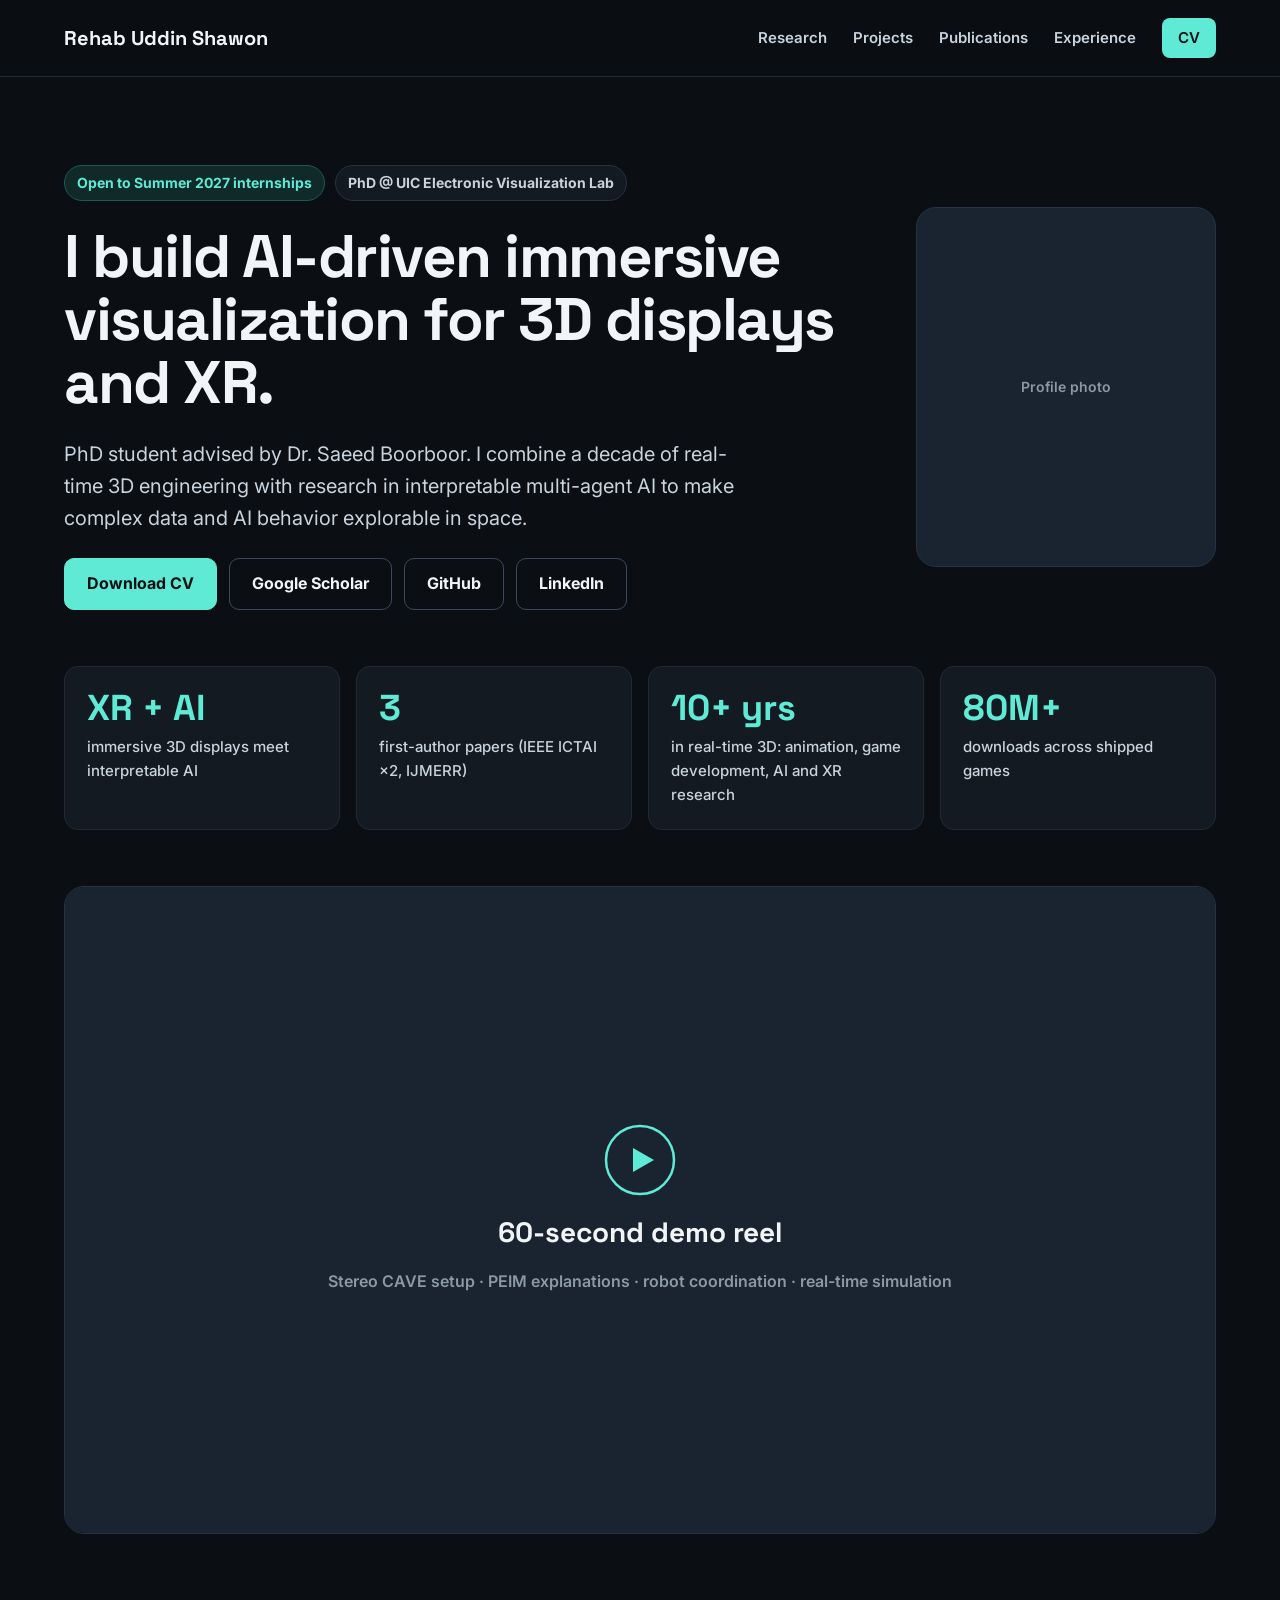
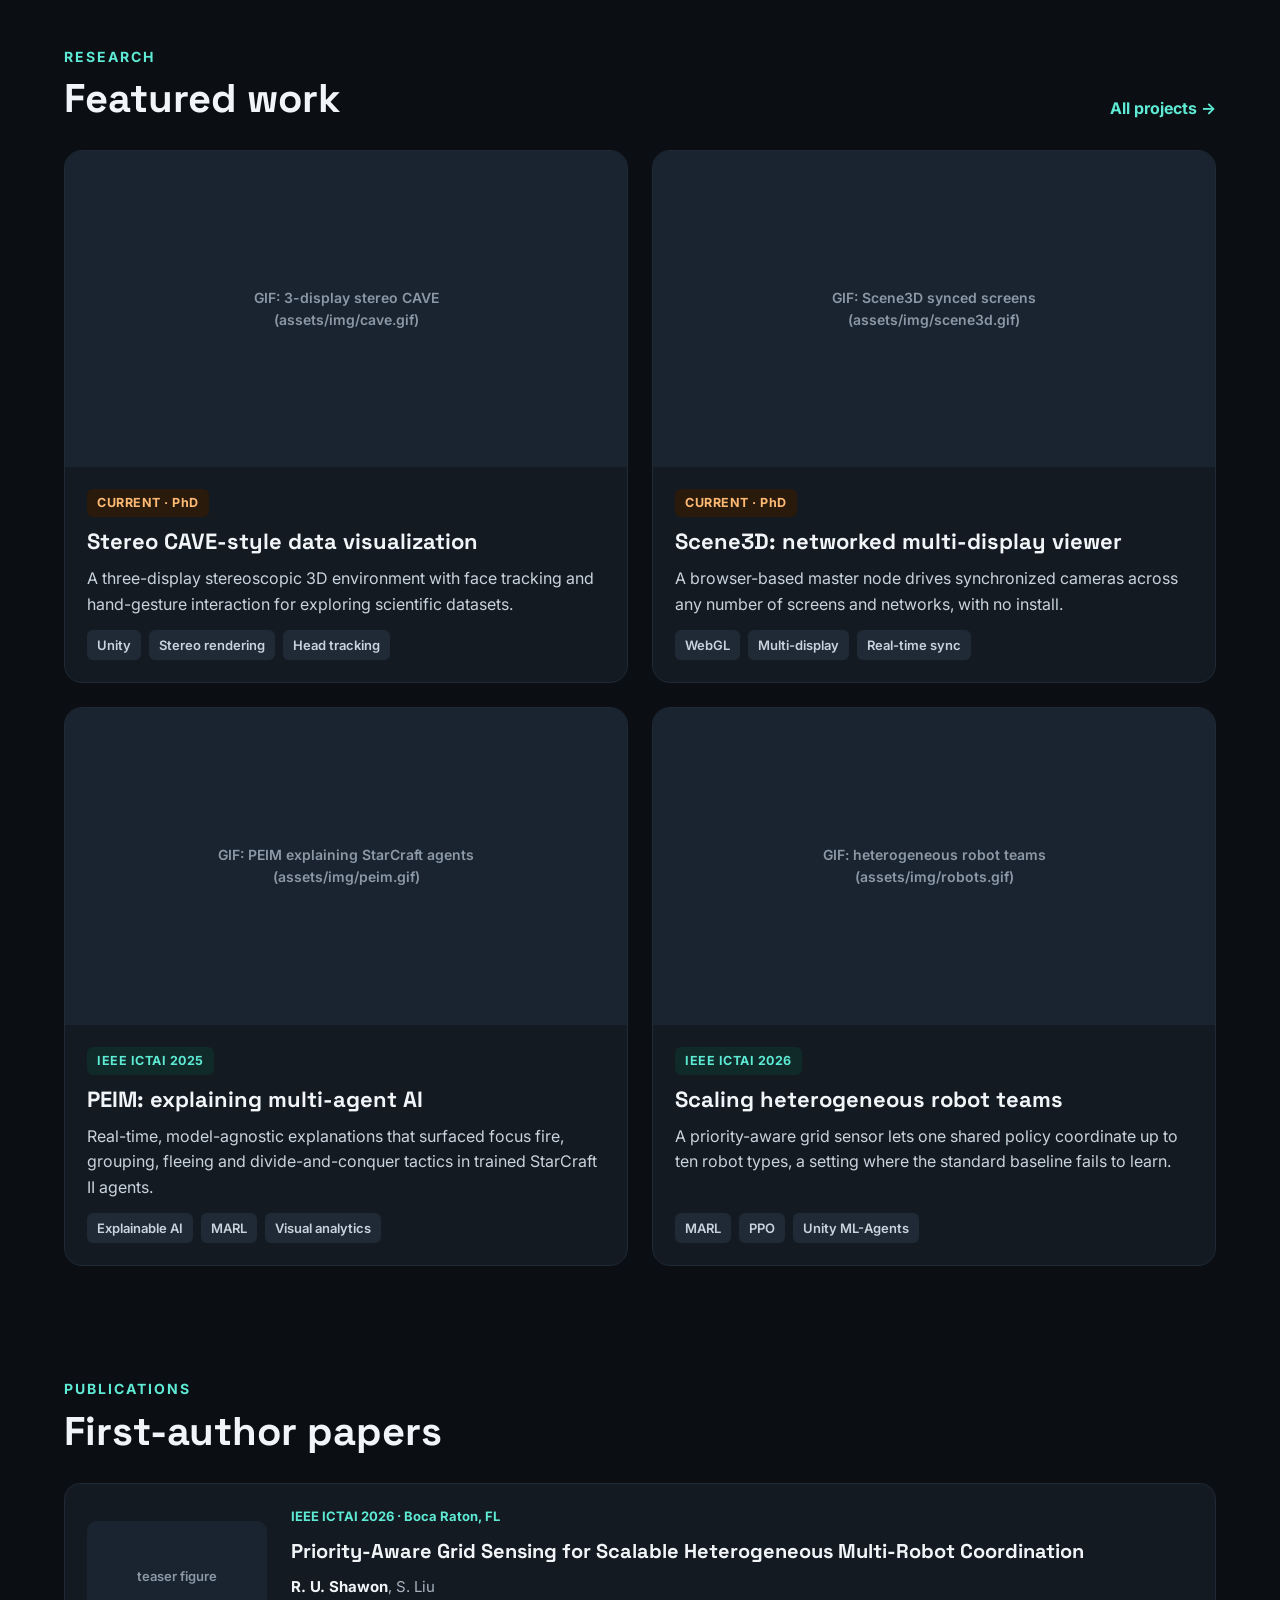
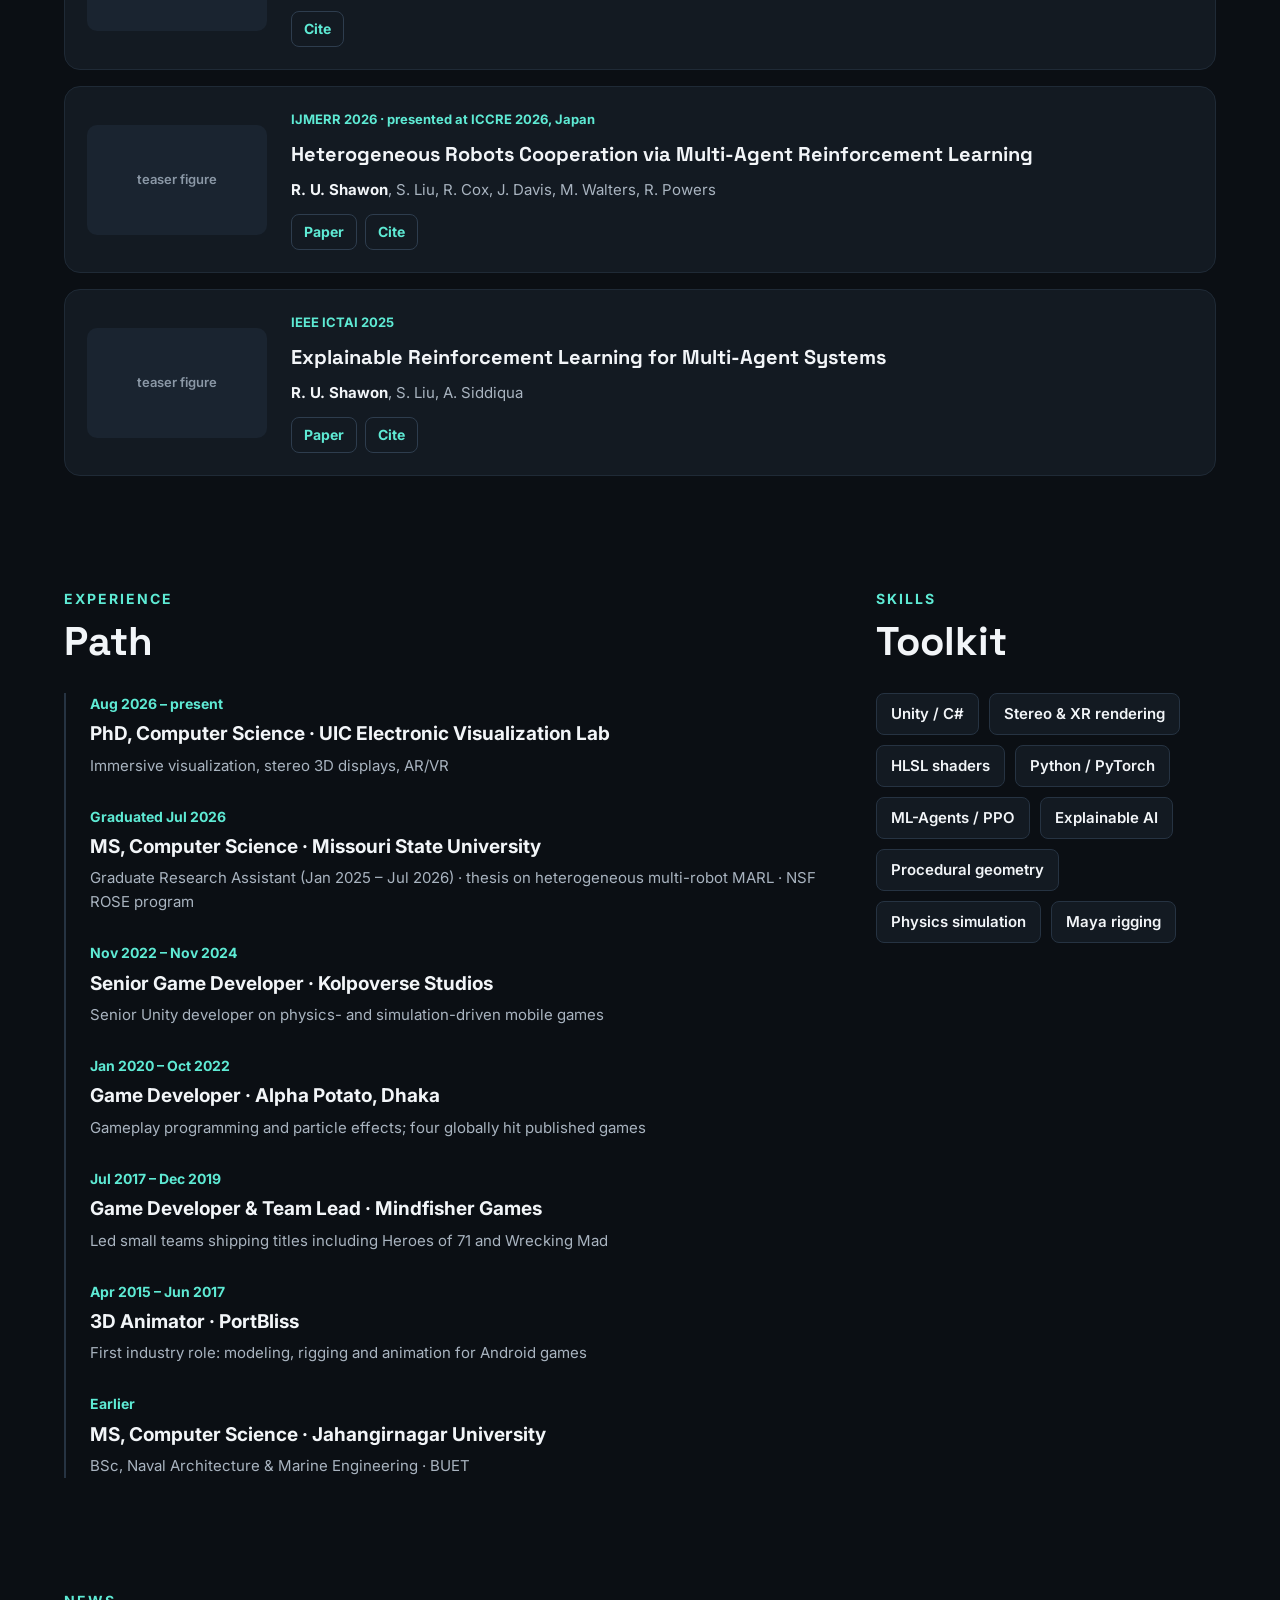
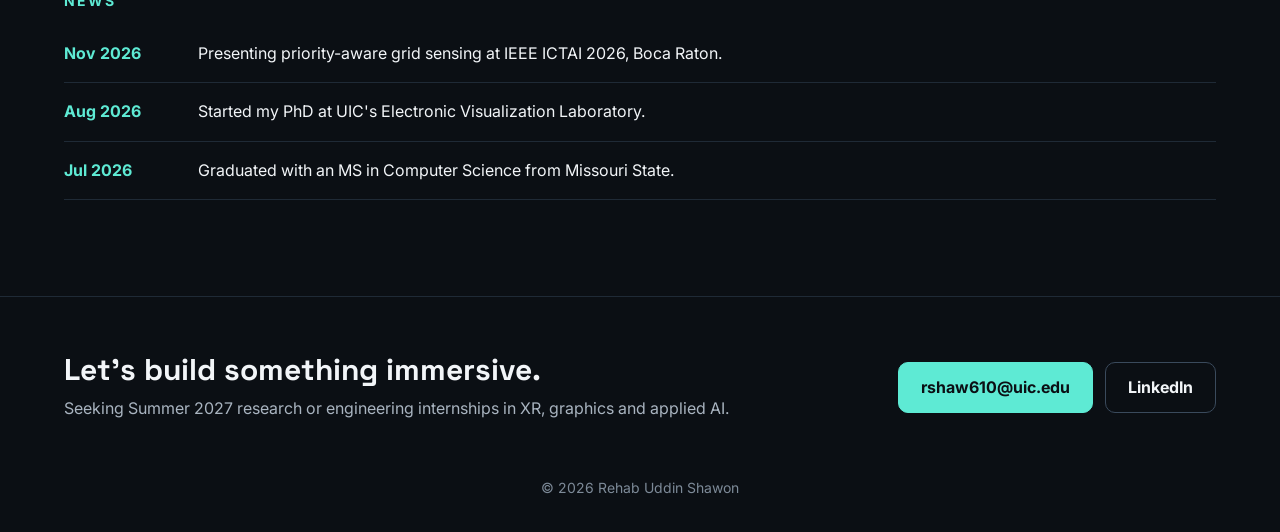
<file: index.html>
<!doctype html>
<html lang="en">
<head>
  <meta charset="utf-8">
  <meta name="viewport" content="width=device-width, initial-scale=1">
  <title>Rehab Uddin Shawon | XR &amp; AI Researcher</title>
  <meta name="description" content="PhD student at UIC's Electronic Visualization Laboratory building AI-driven immersive visualization for 3D displays and XR.">
  <meta property="og:title" content="Rehab Uddin Shawon | XR & AI Researcher">
  <meta property="og:description" content="AI-driven immersive visualization for 3D displays and XR. PhD @ UIC EVL.">
  <meta property="og:type" content="website">
  <!-- When you have a profile photo, add: <meta property="og:image" content="https://rehabuic.github.io/assets/img/profile.jpg"> -->
  <link rel="preconnect" href="https://fonts.googleapis.com">
  <link rel="preconnect" href="https://fonts.gstatic.com" crossorigin>
  <link href="https://fonts.googleapis.com/css2?family=Inter:wght@400;500;600;700&family=Space+Grotesk:wght@500;600;700&display=swap" rel="stylesheet">
  <link rel="stylesheet" href="assets/css/style.css">
</head>
<body>

<header class="site-header">
  <nav class="nav" aria-label="Main">
    <a class="brand" href="index.html">Rehab Uddin Shawon</a>
    <div class="nav-links">
      <a href="#research">Research</a>
      <a href="projects.html">Projects</a>
      <a href="#publications">Publications</a>
      <a href="#experience">Experience</a>
      <a class="btn-small" href="assets/cv/Shawon_CV.pdf">CV</a>
    </div>
  </nav>
</header>

<main>
<div class="container">

  <!-- ================= HERO ================= -->
  <section class="hero" id="top">
    <div class="hero-text">
      <div class="pill-row">
        <span class="pill pill-accent">Open to Summer 2027 internships</span>
        <span class="pill pill-plain">PhD @ UIC Electronic Visualization Lab</span>
      </div>
      <h1>I build AI-driven immersive visualization for 3D displays and XR.</h1>
      <p class="lead">PhD student advised by Dr. Saeed Boorboor. I combine a decade of real-time 3D engineering with research in interpretable multi-agent AI to make complex data and AI behavior explorable in space.</p>
      <div class="btn-row">
        <a class="btn btn-primary" href="assets/cv/Shawon_CV.pdf">Download CV</a>
        <a class="btn" href="https://scholar.google.com/citations?hl=en&amp;user=z99KAacAAAAJ">Google Scholar</a>
        <a class="btn" href="https://github.com/RehabUIC">GitHub</a>
        <a class="btn" href="https://www.linkedin.com/in/rushawon/">LinkedIn</a>
      </div>
    </div>
    <div class="hero-photo">
      <!-- PHOTO: put your photo at assets/img/profile.jpg, then replace the div below with:
           <img src="assets/img/profile.jpg" alt="Rehab Uddin Shawon"> -->
      <div class="placeholder">Profile photo</div>
    </div>
  </section>

  <!-- ================= STATS ================= -->
  <div class="stats">
    <div class="stat">
      <div class="stat-num">XR + AI</div>
      <div class="stat-label">immersive 3D displays meet interpretable AI</div>
    </div>
    <div class="stat">
      <div class="stat-num">3</div>
      <div class="stat-label">first-author papers (IEEE ICTAI ×2, IJMERR)</div>
    </div>
    <div class="stat">
      <div class="stat-num">10+ yrs</div>
      <div class="stat-label">in real-time 3D: animation, game development, AI and XR research</div>
    </div>
    <div class="stat">
      <div class="stat-num">80M+</div>
      <div class="stat-label">downloads across shipped games</div>
    </div>
  </div>

  <!-- ================= DEMO REEL ================= -->
  <section aria-label="Demo reel">
    <div class="reel">
      <!-- REEL: put your video at assets/video/reel.mp4, then replace the div below with:
           <video src="assets/video/reel.mp4" autoplay muted loop playsinline poster="assets/img/reel-poster.jpg"></video>
           Or for YouTube:
           <iframe src="https://www.youtube.com/embed/VIDEO_ID?autoplay=1&mute=1&loop=1&playlist=VIDEO_ID" title="Demo reel" allow="autoplay; encrypted-media" allowfullscreen></iframe> -->
      <div class="placeholder">
        <svg width="72" height="72" viewBox="0 0 72 72" aria-hidden="true"><circle cx="36" cy="36" r="34" fill="none" stroke="#5EEAD4" stroke-width="2.5"/><path d="M29 24 L50 36 L29 48 Z" fill="#5EEAD4"/></svg>
        <strong>60-second demo reel</strong>
        <span>Stereo CAVE setup · PEIM explanations · robot coordination · real-time simulation</span>
      </div>
    </div>
  </section>

  <!-- ================= FEATURED RESEARCH ================= -->
  <section id="research">
    <div class="section-head">
      <div>
        <div class="eyebrow">Research</div>
        <h2 class="section-title">Featured work</h2>
      </div>
      <a href="projects.html">All projects →</a>
    </div>
    <div class="grid-2">

      <article class="card">
        <div class="card-media"><div class="placeholder">GIF: 3-display stereo CAVE<br>(assets/img/cave.gif)</div></div>
        <div class="card-body">
          <span class="badge badge-current">CURRENT · PhD</span>
          <h3>Stereo CAVE-style data visualization</h3>
          <p>A three-display stereoscopic 3D environment with face tracking and hand-gesture interaction for exploring scientific datasets.</p>
          <div class="tags"><span>Unity</span><span>Stereo rendering</span><span>Head tracking</span></div>
        </div>
      </article>

      <article class="card">
        <div class="card-media"><div class="placeholder">GIF: Scene3D synced screens<br>(assets/img/scene3d.gif)</div></div>
        <div class="card-body">
          <span class="badge badge-current">CURRENT · PhD</span>
          <h3>Scene3D: networked multi-display viewer</h3>
          <p>A browser-based master node drives synchronized cameras across any number of screens and networks, with no install.</p>
          <div class="tags"><span>WebGL</span><span>Multi-display</span><span>Real-time sync</span></div>
        </div>
      </article>

      <article class="card">
        <div class="card-media"><div class="placeholder">GIF: PEIM explaining StarCraft agents<br>(assets/img/peim.gif)</div></div>
        <div class="card-body">
          <span class="badge badge-pub">IEEE ICTAI 2025</span>
          <h3>PEIM: explaining multi-agent AI</h3>
          <p>Real-time, model-agnostic explanations that surfaced focus fire, grouping, fleeing and divide-and-conquer tactics in trained StarCraft II agents.</p>
          <div class="tags"><span>Explainable AI</span><span>MARL</span><span>Visual analytics</span></div>
        </div>
      </article>

      <article class="card">
        <div class="card-media"><div class="placeholder">GIF: heterogeneous robot teams<br>(assets/img/robots.gif)</div></div>
        <div class="card-body">
          <span class="badge badge-pub">IEEE ICTAI 2026</span>
          <h3>Scaling heterogeneous robot teams</h3>
          <p>A priority-aware grid sensor lets one shared policy coordinate up to ten robot types, a setting where the standard baseline fails to learn.</p>
          <div class="tags"><span>MARL</span><span>PPO</span><span>Unity ML-Agents</span></div>
        </div>
      </article>

    </div>
  </section>

  <!-- ================= PUBLICATIONS ================= -->
  <section id="publications">
    <div class="eyebrow">Publications</div>
    <h2 class="section-title" style="margin-bottom: 28px">First-author papers</h2>
    <div class="pubs">

      <div class="pub">
        <div class="pub-thumb"><div class="placeholder">teaser figure</div></div>
        <div class="pub-info">
          <div class="pub-venue">IEEE ICTAI 2026 · Boca Raton, FL</div>
          <div class="pub-title">Priority-Aware Grid Sensing for Scalable Heterogeneous Multi-Robot Coordination</div>
          <div class="pub-authors"><b>R. U. Shawon</b>, S. Liu</div>
          <div class="pub-links">
            <!-- Add the IEEE Xplore link when the proceedings are out -->
            <button type="button" class="bib-toggle" aria-expanded="false" aria-controls="bib-ictai26">Cite</button>
          </div>
<pre class="bibtex" id="bib-ictai26">@inproceedings{shawon2026priority,
  title     = {Priority-Aware Grid Sensing for Scalable Heterogeneous Multi-Robot Coordination},
  author    = {Shawon, Rehab Uddin and Liu, Siming},
  booktitle = {IEEE International Conference on Tools with Artificial Intelligence (ICTAI)},
  year      = {2026}
}</pre>
        </div>
      </div>

      <div class="pub">
        <div class="pub-thumb"><div class="placeholder">teaser figure</div></div>
        <div class="pub-info">
          <div class="pub-venue">IJMERR 2026 · presented at ICCRE 2026, Japan</div>
          <div class="pub-title">Heterogeneous Robots Cooperation via Multi-Agent Reinforcement Learning</div>
          <div class="pub-authors"><b>R. U. Shawon</b>, S. Liu, R. Cox, J. Davis, M. Walters, R. Powers</div>
          <div class="pub-links">
            <a href="https://www.ijmerr.com/2026/IJMERR-V15N3-331.pdf">Paper</a>
            <button type="button" class="bib-toggle" aria-expanded="false" aria-controls="bib-ijmerr26">Cite</button>
          </div>
<pre class="bibtex" id="bib-ijmerr26">@article{shawon2026heterogeneous,
  title   = {Heterogeneous Robots Cooperation via Multi-Agent Reinforcement Learning},
  author  = {Shawon, Rehab Uddin and Liu, Siming and Cox, R. and Davis, J. and Walters, M. and Powers, R.},
  journal = {International Journal of Mechanical Engineering and Robotics Research},
  volume  = {15},
  number  = {3},
  year    = {2026}
}</pre>
        </div>
      </div>

      <div class="pub">
        <div class="pub-thumb"><div class="placeholder">teaser figure</div></div>
        <div class="pub-info">
          <div class="pub-venue">IEEE ICTAI 2025</div>
          <div class="pub-title">Explainable Reinforcement Learning for Multi-Agent Systems</div>
          <div class="pub-authors"><b>R. U. Shawon</b>, S. Liu, A. Siddiqua</div>
          <div class="pub-links">
            <a href="https://ieeexplore.ieee.org/abstract/document/11272796">Paper</a>
            <!-- Add your PEIM YouTube link: <a href="https://youtu.be/...">Video</a> -->
            <button type="button" class="bib-toggle" aria-expanded="false" aria-controls="bib-ictai25">Cite</button>
          </div>
<pre class="bibtex" id="bib-ictai25">@inproceedings{shawon2025explainable,
  title     = {Explainable Reinforcement Learning for Multi-Agent Systems},
  author    = {Shawon, Rehab Uddin and Liu, Siming and Siddiqua, A.},
  booktitle = {2025 IEEE 37th International Conference on Tools with Artificial Intelligence (ICTAI)},
  pages     = {1339--1343},
  year      = {2025},
  doi       = {10.1109/ICTAI66417.2025.00194}
}</pre>
        </div>
      </div>

    </div>
  </section>

  <!-- ================= EXPERIENCE + SKILLS ================= -->
  <section id="experience" class="two-col">
    <div class="main">
      <div class="eyebrow">Experience</div>
      <h2 class="section-title" style="margin-bottom: 28px">Path</h2>
      <div class="timeline">
        <div>
          <div class="tl-date">Aug 2026 – present</div>
          <div class="tl-title">PhD, Computer Science · UIC Electronic Visualization Lab</div>
          <div class="tl-desc">Immersive visualization, stereo 3D displays, AR/VR</div>
        </div>
        <div>
          <div class="tl-date">Graduated Jul 2026</div>
          <div class="tl-title">MS, Computer Science · Missouri State University</div>
          <div class="tl-desc">Graduate Research Assistant (Jan 2025 – Jul 2026) · thesis on heterogeneous multi-robot MARL · NSF ROSE program</div>
        </div>
        <div>
          <div class="tl-date">Nov 2022 – Nov 2024</div>
          <div class="tl-title">Senior Game Developer · Kolpoverse Studios</div>
          <div class="tl-desc">Senior Unity developer on physics- and simulation-driven mobile games</div>
        </div>
        <div>
          <div class="tl-date">Jan 2020 – Oct 2022</div>
          <div class="tl-title">Game Developer · Alpha Potato, Dhaka</div>
          <div class="tl-desc">Gameplay programming and particle effects; four globally hit published games</div>
        </div>
        <div>
          <div class="tl-date">Jul 2017 – Dec 2019</div>
          <div class="tl-title">Game Developer &amp; Team Lead · Mindfisher Games</div>
          <div class="tl-desc">Led small teams shipping titles including Heroes of 71 and Wrecking Mad</div>
        </div>
        <div>
          <div class="tl-date">Apr 2015 – Jun 2017</div>
          <div class="tl-title">3D Animator · PortBliss</div>
          <div class="tl-desc">First industry role: modeling, rigging and animation for Android games</div>
        </div>
        <div>
          <div class="tl-date">Earlier</div>
          <div class="tl-title">MS, Computer Science · Jahangirnagar University</div>
          <div class="tl-desc">BSc, Naval Architecture &amp; Marine Engineering · BUET</div>
        </div>
      </div>
    </div>
    <div class="side">
      <div class="eyebrow">Skills</div>
      <h2 class="section-title" style="margin-bottom: 28px">Toolkit</h2>
      <div class="skills">
        <span>Unity / C#</span>
        <span>Stereo &amp; XR rendering</span>
        <span>HLSL shaders</span>
        <span>Python / PyTorch</span>
        <span>ML-Agents / PPO</span>
        <span>Explainable AI</span>
        <span>Procedural geometry</span>
        <span>Physics simulation</span>
        <span>Maya rigging</span>
      </div>
    </div>
  </section>

  <!-- ================= NEWS ================= -->
  <section aria-labelledby="news-title">
    <div class="eyebrow" id="news-title">News</div>
    <div style="padding-top: 12px">
      <div class="news-item"><span class="news-date">Nov 2026</span><span class="news-text">Presenting priority-aware grid sensing at IEEE ICTAI 2026, Boca Raton.</span></div>
      <div class="news-item"><span class="news-date">Aug 2026</span><span class="news-text">Started my PhD at UIC's Electronic Visualization Laboratory.</span></div>
      <div class="news-item"><span class="news-date">Jul 2026</span><span class="news-text">Graduated with an MS in Computer Science from Missouri State.</span></div>
    </div>
  </section>

</div>
</main>

<footer class="site-footer" id="contact">
  <div class="footer-inner">
    <div>
      <h2>Let's build something immersive.</h2>
      <p>Seeking Summer 2027 research or engineering internships in XR, graphics and applied AI.</p>
    </div>
    <div class="btn-row">
      <a class="btn btn-primary" href="mailto:rshaw610@uic.edu">rshaw610@uic.edu</a>
      <a class="btn" href="https://www.linkedin.com/in/rushawon/">LinkedIn</a>
    </div>
  </div>
  <div class="copyright">© 2026 Rehab Uddin Shawon</div>
</footer>

<script src="assets/js/main.js"></script>
</body>
</html>
</file>
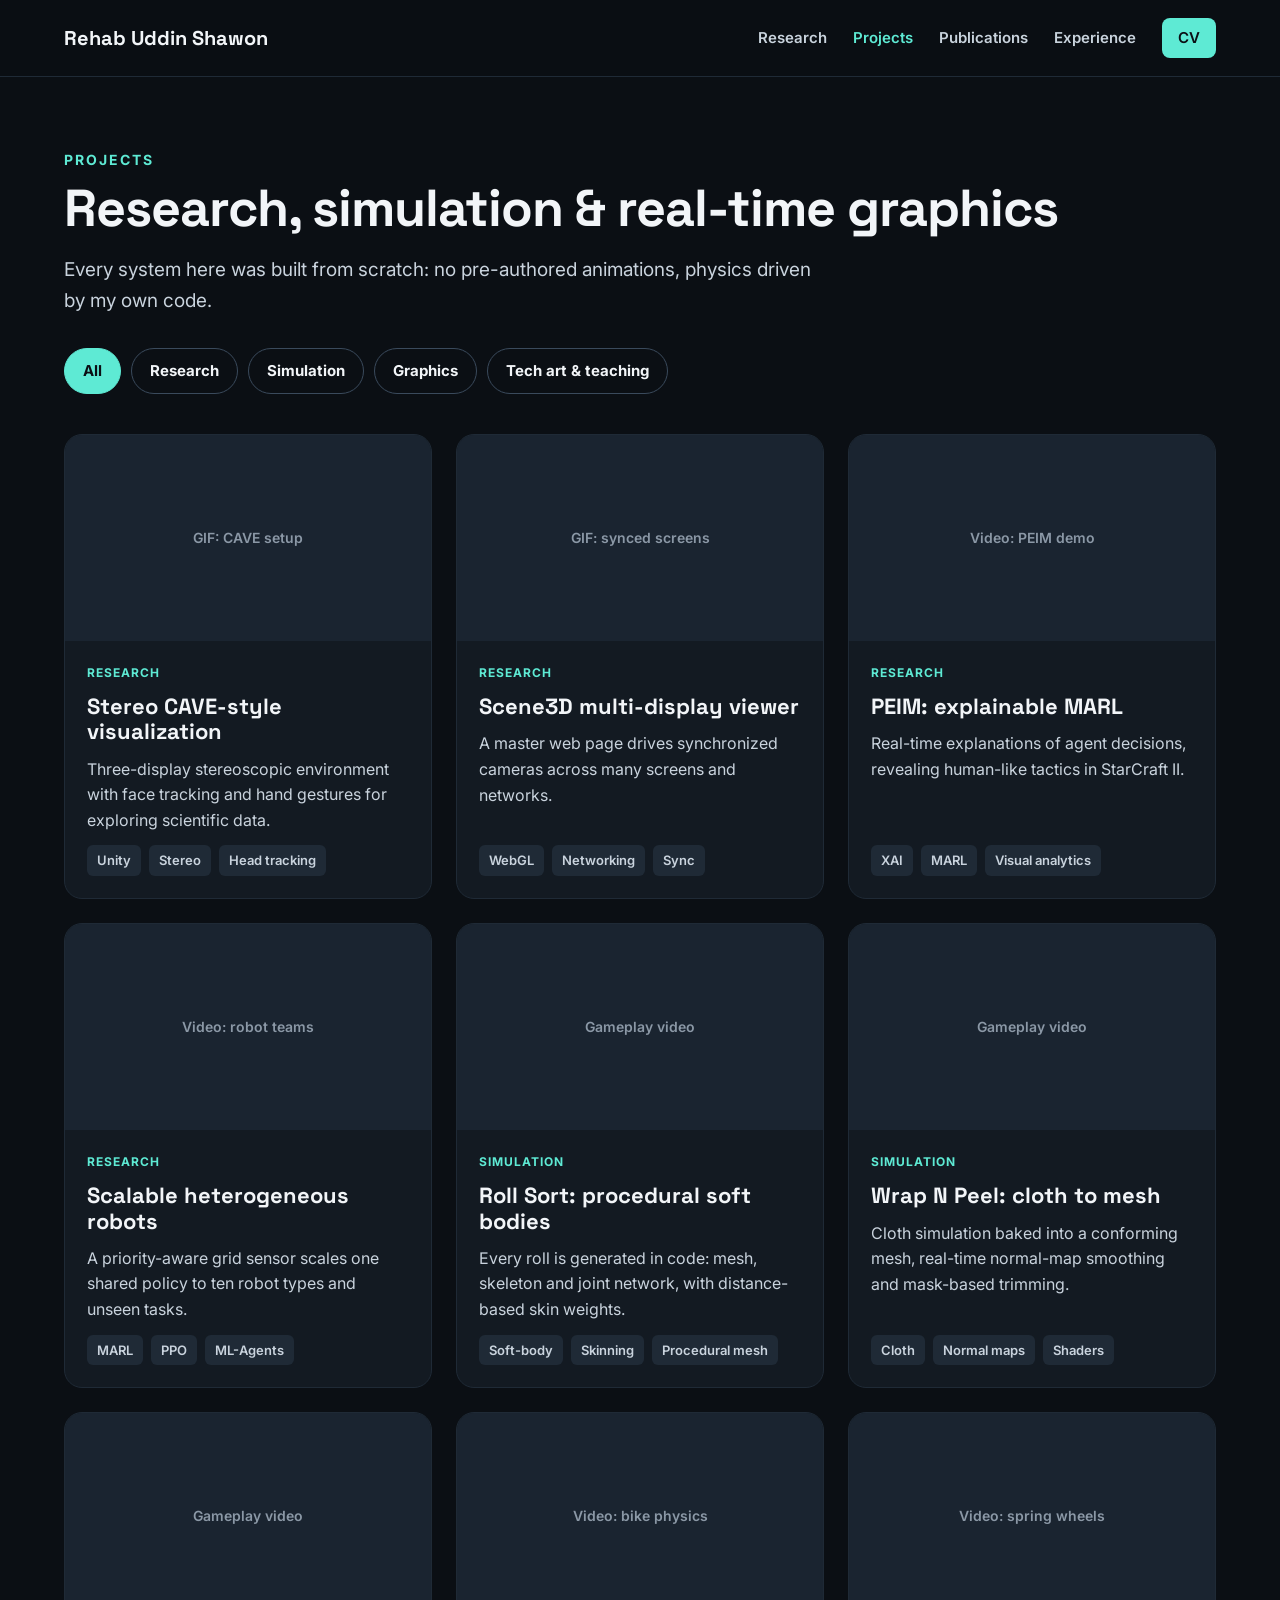
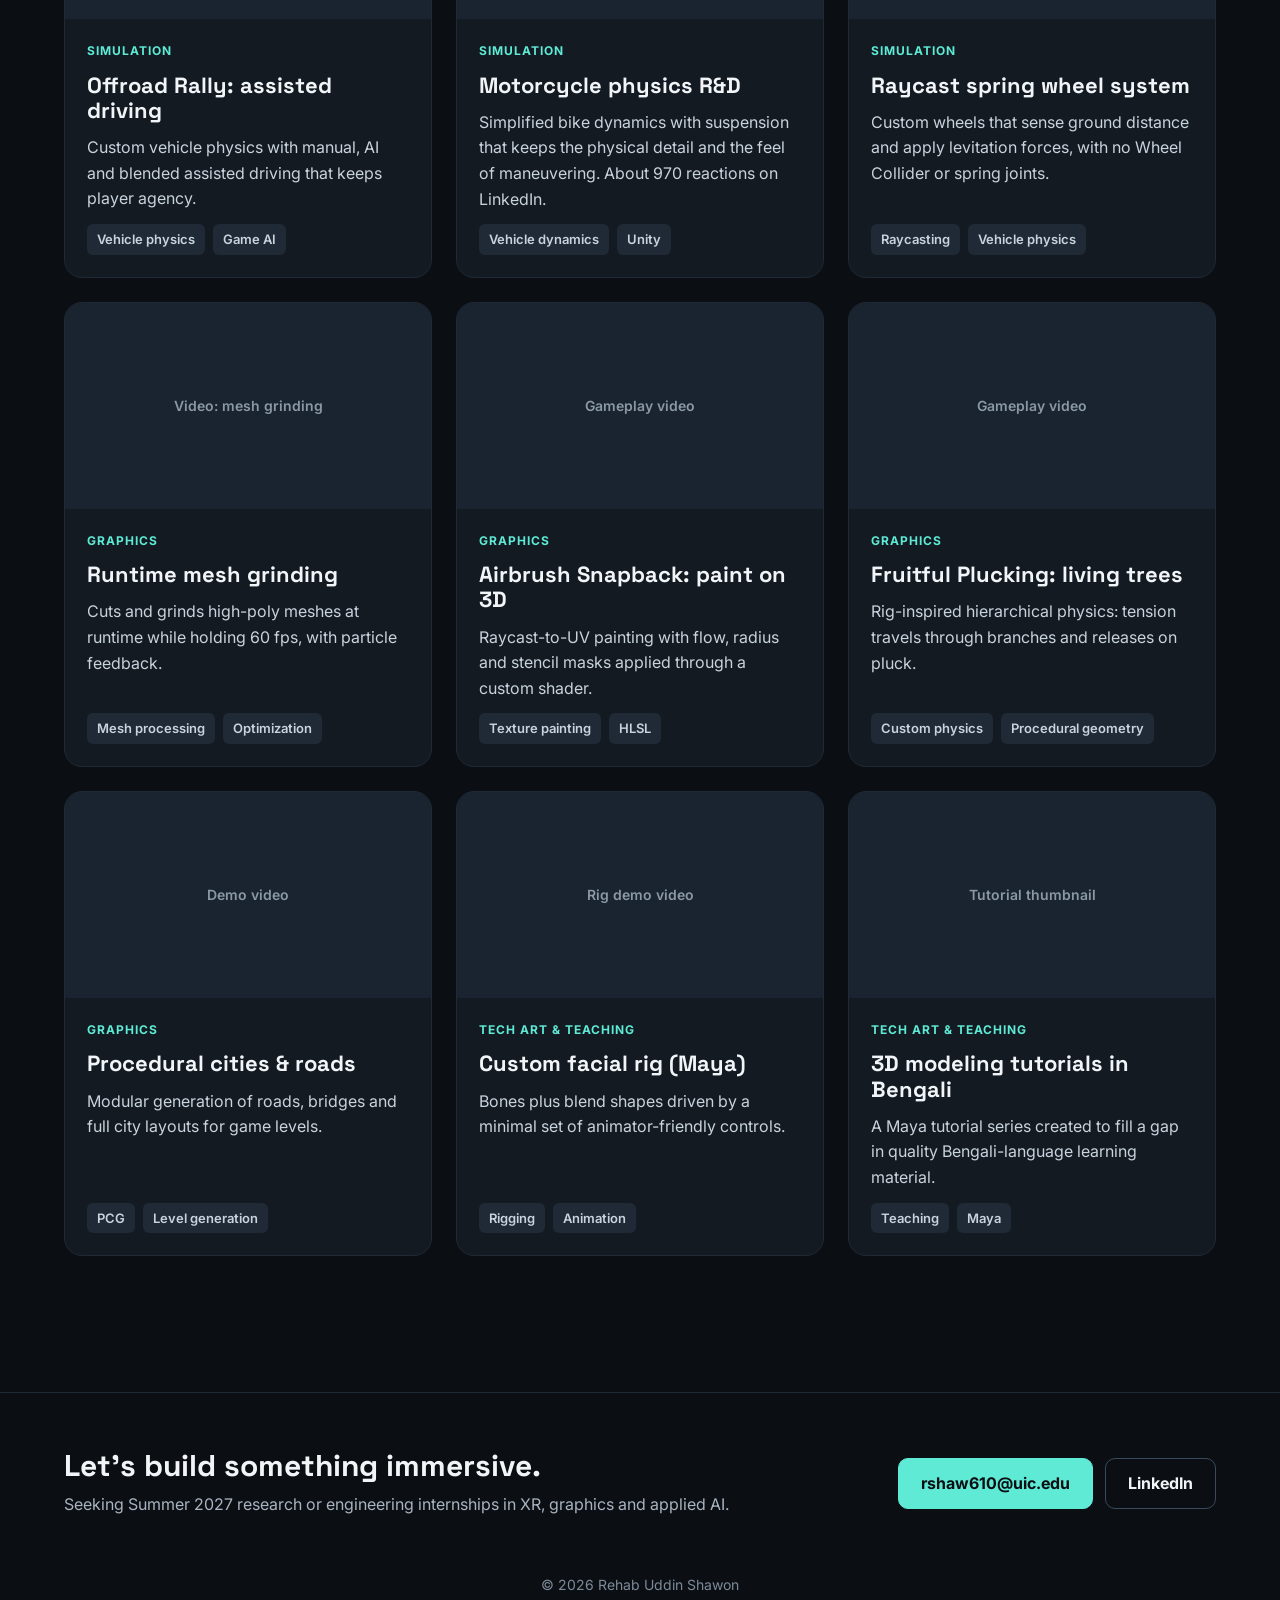
<file: projects.html>
<!doctype html>
<html lang="en">
<head>
  <meta charset="utf-8">
  <meta name="viewport" content="width=device-width, initial-scale=1">
  <title>Projects | Rehab Uddin Shawon</title>
  <meta name="description" content="Research, simulation and real-time graphics projects by Rehab Uddin Shawon.">
  <link rel="preconnect" href="https://fonts.googleapis.com">
  <link rel="preconnect" href="https://fonts.gstatic.com" crossorigin>
  <link href="https://fonts.googleapis.com/css2?family=Inter:wght@400;500;600;700&family=Space+Grotesk:wght@500;600;700&display=swap" rel="stylesheet">
  <link rel="stylesheet" href="assets/css/style.css">
</head>
<body>

<header class="site-header">
  <nav class="nav" aria-label="Main">
    <a class="brand" href="index.html">Rehab Uddin Shawon</a>
    <div class="nav-links">
      <a href="index.html#research">Research</a>
      <a class="active" href="projects.html" aria-current="page">Projects</a>
      <a href="index.html#publications">Publications</a>
      <a href="index.html#experience">Experience</a>
      <a class="btn-small" href="assets/cv/Shawon_CV.pdf">CV</a>
    </div>
  </nav>
</header>

<main>
<div class="container">

  <section class="page-head">
    <div class="eyebrow">Projects</div>
    <h1>Research, simulation &amp; real-time graphics</h1>
    <p>Every system here was built from scratch: no pre-authored animations, physics driven by my own code.</p>
    <div class="filters" role="group" aria-label="Filter projects">
      <button type="button" class="filter-btn active" data-filter="all" aria-pressed="true">All</button>
      <button type="button" class="filter-btn" data-filter="research" aria-pressed="false">Research</button>
      <button type="button" class="filter-btn" data-filter="simulation" aria-pressed="false">Simulation</button>
      <button type="button" class="filter-btn" data-filter="graphics" aria-pressed="false">Graphics</button>
      <button type="button" class="filter-btn" data-filter="techart" aria-pressed="false">Tech art &amp; teaching</button>
    </div>
  </section>

  <!--
    HOW TO ADD MEDIA TO A CARD
    Replace a card's <div class="placeholder">…</div> with ONE of:
      GIF/image:  <img src="assets/img/rollsort.gif" alt="Roll Sort gameplay" loading="lazy">
      MP4 video:  <video src="assets/video/rollsort.mp4" autoplay muted loop playsinline></video>
      YouTube:    <iframe src="https://www.youtube.com/embed/VIDEO_ID" title="Roll Sort gameplay" loading="lazy" allowfullscreen></iframe>
    HOW TO ADD A PROJECT
    Copy one <article> … </article> block and edit it. data-category must be:
    research | simulation | graphics | techart
  -->
  <section style="padding-top: 16px; padding-bottom: 96px">
    <div class="grid-3" id="project-grid">

      <article class="card" data-category="research">
        <div class="card-media"><div class="placeholder">GIF: CAVE setup</div></div>
        <div class="card-body">
          <span class="card-cat">RESEARCH</span>
          <h3>Stereo CAVE-style visualization</h3>
          <p>Three-display stereoscopic environment with face tracking and hand gestures for exploring scientific data.</p>
          <div class="tags"><span>Unity</span><span>Stereo</span><span>Head tracking</span></div>
        </div>
      </article>

      <article class="card" data-category="research">
        <div class="card-media"><div class="placeholder">GIF: synced screens</div></div>
        <div class="card-body">
          <span class="card-cat">RESEARCH</span>
          <h3>Scene3D multi-display viewer</h3>
          <p>A master web page drives synchronized cameras across many screens and networks.</p>
          <div class="tags"><span>WebGL</span><span>Networking</span><span>Sync</span></div>
        </div>
      </article>

      <article class="card" data-category="research">
        <div class="card-media"><div class="placeholder">Video: PEIM demo</div></div>
        <div class="card-body">
          <span class="card-cat">RESEARCH</span>
          <h3>PEIM: explainable MARL</h3>
          <p>Real-time explanations of agent decisions, revealing human-like tactics in StarCraft II.</p>
          <div class="tags"><span>XAI</span><span>MARL</span><span>Visual analytics</span></div>
        </div>
      </article>

      <article class="card" data-category="research">
        <div class="card-media"><div class="placeholder">Video: robot teams</div></div>
        <div class="card-body">
          <span class="card-cat">RESEARCH</span>
          <h3>Scalable heterogeneous robots</h3>
          <p>A priority-aware grid sensor scales one shared policy to ten robot types and unseen tasks.</p>
          <div class="tags"><span>MARL</span><span>PPO</span><span>ML-Agents</span></div>
        </div>
      </article>

      <article class="card" data-category="simulation">
        <div class="card-media"><div class="placeholder">Gameplay video</div></div>
        <div class="card-body">
          <span class="card-cat">SIMULATION</span>
          <h3>Roll Sort: procedural soft bodies</h3>
          <p>Every roll is generated in code: mesh, skeleton and joint network, with distance-based skin weights.</p>
          <div class="tags"><span>Soft-body</span><span>Skinning</span><span>Procedural mesh</span></div>
        </div>
      </article>

      <article class="card" data-category="simulation">
        <div class="card-media"><div class="placeholder">Gameplay video</div></div>
        <div class="card-body">
          <span class="card-cat">SIMULATION</span>
          <h3>Wrap N Peel: cloth to mesh</h3>
          <p>Cloth simulation baked into a conforming mesh, real-time normal-map smoothing and mask-based trimming.</p>
          <div class="tags"><span>Cloth</span><span>Normal maps</span><span>Shaders</span></div>
        </div>
      </article>

      <article class="card" data-category="simulation">
        <div class="card-media"><div class="placeholder">Gameplay video</div></div>
        <div class="card-body">
          <span class="card-cat">SIMULATION</span>
          <h3>Offroad Rally: assisted driving</h3>
          <p>Custom vehicle physics with manual, AI and blended assisted driving that keeps player agency.</p>
          <div class="tags"><span>Vehicle physics</span><span>Game AI</span></div>
        </div>
      </article>

      <article class="card" data-category="simulation">
        <div class="card-media"><div class="placeholder">Video: bike physics</div></div>
        <div class="card-body">
          <span class="card-cat">SIMULATION</span>
          <h3>Motorcycle physics R&amp;D</h3>
          <p>Simplified bike dynamics with suspension that keeps the physical detail and the feel of maneuvering. About 970 reactions on LinkedIn.</p>
          <div class="tags"><span>Vehicle dynamics</span><span>Unity</span></div>
        </div>
      </article>

      <article class="card" data-category="simulation">
        <div class="card-media"><div class="placeholder">Video: spring wheels</div></div>
        <div class="card-body">
          <span class="card-cat">SIMULATION</span>
          <h3>Raycast spring wheel system</h3>
          <p>Custom wheels that sense ground distance and apply levitation forces, with no Wheel Collider or spring joints.</p>
          <div class="tags"><span>Raycasting</span><span>Vehicle physics</span></div>
        </div>
      </article>

      <article class="card" data-category="graphics">
        <div class="card-media"><div class="placeholder">Video: mesh grinding</div></div>
        <div class="card-body">
          <span class="card-cat">GRAPHICS</span>
          <h3>Runtime mesh grinding</h3>
          <p>Cuts and grinds high-poly meshes at runtime while holding 60 fps, with particle feedback.</p>
          <div class="tags"><span>Mesh processing</span><span>Optimization</span></div>
        </div>
      </article>

      <article class="card" data-category="graphics">
        <div class="card-media"><div class="placeholder">Gameplay video</div></div>
        <div class="card-body">
          <span class="card-cat">GRAPHICS</span>
          <h3>Airbrush Snapback: paint on 3D</h3>
          <p>Raycast-to-UV painting with flow, radius and stencil masks applied through a custom shader.</p>
          <div class="tags"><span>Texture painting</span><span>HLSL</span></div>
        </div>
      </article>

      <article class="card" data-category="graphics">
        <div class="card-media"><div class="placeholder">Gameplay video</div></div>
        <div class="card-body">
          <span class="card-cat">GRAPHICS</span>
          <h3>Fruitful Plucking: living trees</h3>
          <p>Rig-inspired hierarchical physics: tension travels through branches and releases on pluck.</p>
          <div class="tags"><span>Custom physics</span><span>Procedural geometry</span></div>
        </div>
      </article>

      <article class="card" data-category="graphics">
        <div class="card-media"><div class="placeholder">Demo video</div></div>
        <div class="card-body">
          <span class="card-cat">GRAPHICS</span>
          <h3>Procedural cities &amp; roads</h3>
          <p>Modular generation of roads, bridges and full city layouts for game levels.</p>
          <div class="tags"><span>PCG</span><span>Level generation</span></div>
        </div>
      </article>

      <article class="card" data-category="techart">
        <div class="card-media"><div class="placeholder">Rig demo video</div></div>
        <div class="card-body">
          <span class="card-cat">TECH ART &amp; TEACHING</span>
          <h3>Custom facial rig (Maya)</h3>
          <p>Bones plus blend shapes driven by a minimal set of animator-friendly controls.</p>
          <div class="tags"><span>Rigging</span><span>Animation</span></div>
        </div>
      </article>

      <article class="card" data-category="techart">
        <div class="card-media"><div class="placeholder">Tutorial thumbnail</div></div>
        <div class="card-body">
          <span class="card-cat">TECH ART &amp; TEACHING</span>
          <h3>3D modeling tutorials in Bengali</h3>
          <p>A Maya tutorial series created to fill a gap in quality Bengali-language learning material.</p>
          <div class="tags"><span>Teaching</span><span>Maya</span></div>
        </div>
      </article>

    </div>
  </section>

</div>
</main>

<footer class="site-footer">
  <div class="footer-inner">
    <div>
      <h2>Let's build something immersive.</h2>
      <p>Seeking Summer 2027 research or engineering internships in XR, graphics and applied AI.</p>
    </div>
    <div class="btn-row">
      <a class="btn btn-primary" href="mailto:rshaw610@uic.edu">rshaw610@uic.edu</a>
      <a class="btn" href="https://www.linkedin.com/in/rushawon/">LinkedIn</a>
    </div>
  </div>
  <div class="copyright">© 2026 Rehab Uddin Shawon</div>
</footer>

<script src="assets/js/main.js"></script>
</body>
</html>
</file>
<file: assets/css/style.css>
/* ============================================================
   Rehab Uddin Shawon — site styles
   Colors live in :root. Change --accent to restyle the whole site.
   ============================================================ */
:root {
  --bg: #0B0F14;
  --surface: #131A22;
  --surface-2: #1A2430;
  --border: #1F2A36;
  --border-strong: #3A4A5C;
  --text: #F2F5F8;
  --text-2: #C9D3DD;
  --muted: #A9B4C0;
  --accent: #5EEAD4;
  --accent-hover: #99F6E4;
  --accent-bg: #0F2A28;
  --warm: #FDBA74;
  --warm-bg: #2A1A0C;
  --radius: 18px;
  --max: 1200px;
  --font-body: "Inter", system-ui, -apple-system, "Segoe UI", sans-serif;
  --font-head: "Space Grotesk", "Inter", system-ui, sans-serif;
}

* { box-sizing: border-box; }
html { scroll-behavior: smooth; }
body {
  margin: 0;
  background: var(--bg);
  color: var(--text);
  font-family: var(--font-body);
  font-size: 16px;
  line-height: 1.6;
  -webkit-font-smoothing: antialiased;
}
img, video { max-width: 100%; display: block; }
a { color: var(--accent); }
a:hover { color: var(--accent-hover); }
h1, h2, h3 { font-family: var(--font-head); font-weight: 700; line-height: 1.15; margin: 0; }
p { margin: 0; }

.container { max-width: var(--max); margin: 0 auto; padding: 0 24px; }
section { padding: 56px 0; }

/* ---------- Header ---------- */
.site-header {
  position: sticky; top: 0; z-index: 10;
  background: rgba(11, 15, 20, 0.88);
  backdrop-filter: blur(10px);
  border-bottom: 1px solid var(--border);
}
.nav { display: flex; flex-wrap: wrap; align-items: center; justify-content: space-between; gap: 12px 24px; padding: 18px 24px; max-width: var(--max); margin: 0 auto; }
.brand { font-family: var(--font-head); font-weight: 700; font-size: 20px; color: var(--text); text-decoration: none; }
.nav-links { display: flex; flex-wrap: wrap; align-items: center; gap: 8px 26px; font-weight: 600; font-size: 15px; }
.nav-links a { color: var(--text-2); text-decoration: none; }
.nav-links a:hover, .nav-links a.active { color: var(--accent); }
.nav-links a.btn-small { color: var(--bg); background: var(--accent); padding: 8px 16px; border-radius: 8px; }
.nav-links a.btn-small:hover { background: var(--accent-hover); color: var(--bg); }

/* ---------- Buttons & chips ---------- */
.btn { display: inline-flex; align-items: center; justify-content: center; min-height: 48px; font-weight: 700; font-size: 16px; padding: 12px 22px; border-radius: 10px; text-decoration: none; border: 1.5px solid var(--border-strong); color: var(--text); }
.btn:hover { border-color: var(--accent); color: var(--accent); }
.btn-primary { background: var(--accent); border-color: var(--accent); color: var(--bg); }
.btn-primary:hover { background: var(--accent-hover); border-color: var(--accent-hover); color: var(--bg); }
.btn-row { display: flex; flex-wrap: wrap; gap: 12px; }

.pill { display: inline-block; font-size: 14px; font-weight: 700; padding: 6px 12px; border-radius: 999px; }
.pill-accent { color: var(--accent); background: var(--accent-bg); border: 1px solid #1F5A54; }
.pill-plain { color: var(--text-2); background: var(--surface); border: 1px solid #263342; }
.badge { display: inline-block; align-self: flex-start; font-size: 12.5px; font-weight: 700; letter-spacing: 0.5px; padding: 4px 10px; border-radius: 6px; }
.badge-current { color: var(--warm); background: var(--warm-bg); }
.badge-pub { color: var(--accent); background: var(--accent-bg); }
.tags { display: flex; flex-wrap: wrap; gap: 8px; font-size: 13px; font-weight: 600; color: var(--text-2); }
.tags span { background: var(--border); padding: 5px 10px; border-radius: 6px; }

.eyebrow { font-size: 14px; font-weight: 700; letter-spacing: 2px; color: var(--accent); text-transform: uppercase; }
.section-title { font-size: 40px; margin-top: 8px; }
.section-head { display: flex; flex-wrap: wrap; justify-content: space-between; align-items: flex-end; gap: 16px; margin-bottom: 28px; }
.section-head a { font-weight: 700; text-decoration: none; }

/* ---------- Hero ---------- */
.hero { display: flex; flex-wrap: wrap; gap: 56px; align-items: center; padding: 88px 0 56px; }
.hero-text { flex: 999 1 560px; min-width: 0; display: flex; flex-direction: column; gap: 24px; }
.hero-text h1 { font-size: clamp(38px, 5.2vw, 60px); letter-spacing: -1.5px; line-height: 1.05; }
.hero-text .lead { font-size: 20px; color: var(--text-2); max-width: 680px; }
.pill-row { display: flex; flex-wrap: wrap; gap: 10px; }
.hero-photo { flex: 1 1 280px; display: flex; justify-content: center; }
.hero-photo img, .hero-photo .placeholder { width: 300px; height: 360px; object-fit: cover; border-radius: 20px; border: 1px solid #263342; }

/* ---------- Stats ---------- */
.stats { display: grid; grid-template-columns: repeat(4, minmax(0, 1fr)); gap: 16px; }
.stat { background: var(--surface); border: 1px solid var(--border); border-radius: 14px; padding: 22px; }
.stat-num { font-family: var(--font-head); font-size: 36px; font-weight: 700; color: var(--accent); line-height: 1.1; }
.stat-label { font-size: 15px; color: var(--text-2); font-weight: 500; padding-top: 6px; }

/* ---------- Media + placeholders ---------- */
.placeholder {
  display: flex; align-items: center; justify-content: center; text-align: center;
  background: var(--surface-2); color: #8B98A6; font-weight: 600; font-size: 14px; padding: 16px;
}
.reel { border-radius: 20px; overflow: hidden; border: 1px solid #263342; background: #0F151C; aspect-ratio: 16 / 9; }
.reel video, .reel iframe { width: 100%; height: 100%; object-fit: cover; border: 0; }
.reel .placeholder { height: 100%; flex-direction: column; gap: 14px; font-size: 16px; }
.reel .placeholder strong { font-family: var(--font-head); font-size: 28px; color: var(--text); }

/* ---------- Cards ---------- */
.grid-2 { display: grid; grid-template-columns: repeat(2, minmax(0, 1fr)); gap: 24px; }
.grid-3 { display: grid; grid-template-columns: repeat(3, minmax(0, 1fr)); gap: 24px; }
.card { background: var(--surface); border: 1px solid var(--border); border-radius: var(--radius); overflow: hidden; display: flex; flex-direction: column; transition: border-color .2s, transform .2s; }
.card:hover { border-color: #2E4558; transform: translateY(-2px); }
.card-media { aspect-ratio: 16 / 9; background: var(--surface-2); overflow: hidden; }
.card-media img, .card-media video, .card-media iframe { width: 100%; height: 100%; object-fit: cover; border: 0; }
.card-media .placeholder { height: 100%; }
.card-body { padding: 22px; display: flex; flex-direction: column; gap: 12px; flex-grow: 1; }
.card-body h3 { font-size: 22px; }
.card-body p { color: var(--text-2); flex-grow: 1; }
.card-cat { font-size: 12px; font-weight: 700; letter-spacing: 1px; color: var(--accent); }

/* ---------- Publications ---------- */
.pubs { display: flex; flex-direction: column; gap: 16px; }
.pub { display: flex; flex-wrap: wrap; gap: 24px; align-items: center; background: var(--surface); border: 1px solid var(--border); border-radius: 16px; padding: 22px; }
.pub-thumb { width: 180px; height: 110px; border-radius: 10px; overflow: hidden; flex: none; }
.pub-thumb img { width: 100%; height: 100%; object-fit: cover; }
.pub-thumb .placeholder { height: 100%; font-size: 13px; }
.pub-info { flex: 999 1 420px; min-width: 0; display: flex; flex-direction: column; gap: 8px; }
.pub-venue { font-size: 13px; font-weight: 700; color: var(--accent); }
.pub-title { font-family: var(--font-head); font-size: 20px; font-weight: 700; }
.pub-authors { font-size: 15px; color: var(--muted); }
.pub-authors b { color: var(--text); }
.pub-links { display: flex; flex-wrap: wrap; gap: 8px; padding-top: 4px; font-size: 14px; font-weight: 700; }
.pub-links a, .pub-links button { text-decoration: none; border: 1px solid #2E3D4E; padding: 6px 12px; border-radius: 8px; background: none; color: var(--accent); font: inherit; font-weight: 700; cursor: pointer; }
.pub-links a:hover, .pub-links button:hover { border-color: var(--accent); }
.bibtex { display: none; width: 100%; margin-top: 8px; background: #0B0F14; border: 1px solid var(--border); border-radius: 10px; padding: 14px; font-size: 13px; color: var(--text-2); white-space: pre-wrap; overflow-x: auto; }
.bibtex.open { display: block; }

/* ---------- Experience + skills ---------- */
.two-col { display: flex; flex-wrap: wrap; gap: 48px; }
.two-col > .main { flex: 999 1 520px; min-width: 0; }
.two-col > .side { flex: 1 1 340px; min-width: 0; }
.timeline { border-left: 2px solid #263342; padding-left: 24px; display: flex; flex-direction: column; gap: 28px; }
.tl-date { font-size: 14px; font-weight: 700; color: var(--accent); }
.tl-title { font-size: 19px; font-weight: 700; padding-top: 4px; }
.tl-desc { font-size: 15px; color: var(--muted); padding-top: 4px; }
.skills { display: flex; flex-wrap: wrap; gap: 10px; font-size: 15px; font-weight: 600; }
.skills span { background: var(--surface); border: 1px solid #263342; padding: 8px 14px; border-radius: 8px; }

/* ---------- News ---------- */
.news-item { display: flex; flex-wrap: wrap; gap: 8px 24px; padding: 16px 0; border-bottom: 1px solid var(--border); }
.news-date { width: 110px; font-weight: 700; color: var(--accent); }
.news-text { flex: 1 1 400px; }

/* ---------- Projects page ---------- */
.page-head { padding: 72px 0 24px; }
.page-head h1 { font-size: clamp(36px, 4.6vw, 52px); letter-spacing: -1px; margin: 8px 0 16px; }
.page-head p { font-size: 19px; color: var(--text-2); max-width: 760px; }
.filters { display: flex; flex-wrap: wrap; gap: 10px; padding-top: 32px; }
.filter-btn { font: inherit; font-size: 15px; font-weight: 700; color: var(--text); background: transparent; border: 1.5px solid var(--border-strong); padding: 10px 18px; border-radius: 999px; cursor: pointer; min-height: 44px; }
.filter-btn:hover { border-color: var(--accent); }
.filter-btn.active { background: var(--accent); border-color: var(--accent); color: var(--bg); }
.card[hidden] { display: none; }

/* ---------- Footer ---------- */
.site-footer { border-top: 1px solid var(--border); margin-top: 40px; }
.footer-inner { display: flex; flex-wrap: wrap; justify-content: space-between; align-items: center; gap: 24px; padding: 56px 24px; max-width: var(--max); margin: 0 auto; }
.footer-inner h2 { font-size: 30px; }
.footer-inner p { color: var(--muted); padding-top: 8px; }
.copyright { text-align: center; color: #7D8A98; font-size: 14px; padding: 0 24px 32px; }

/* ---------- Responsive ---------- */
@media (max-width: 960px) {
  .grid-3 { grid-template-columns: repeat(2, minmax(0, 1fr)); }
  .stats { grid-template-columns: repeat(2, minmax(0, 1fr)); }
}
@media (max-width: 680px) {
  .grid-2, .grid-3 { grid-template-columns: minmax(0, 1fr); }
  .section-title { font-size: 32px; }
  .stat { padding: 16px; }
  .stat-num { font-size: 26px; }
  .hero { padding-top: 48px; gap: 32px; }
  .hero-photo { order: -1; justify-content: flex-start; }
  .hero-photo img, .hero-photo .placeholder { width: 160px; height: 190px; }
  .pub-thumb { width: 100%; height: 160px; }
  .site-header { position: static; }
}
@media (prefers-reduced-motion: reduce) {
  html { scroll-behavior: auto; }
  .card { transition: none; }
  .card:hover { transform: none; }
}
</file>
